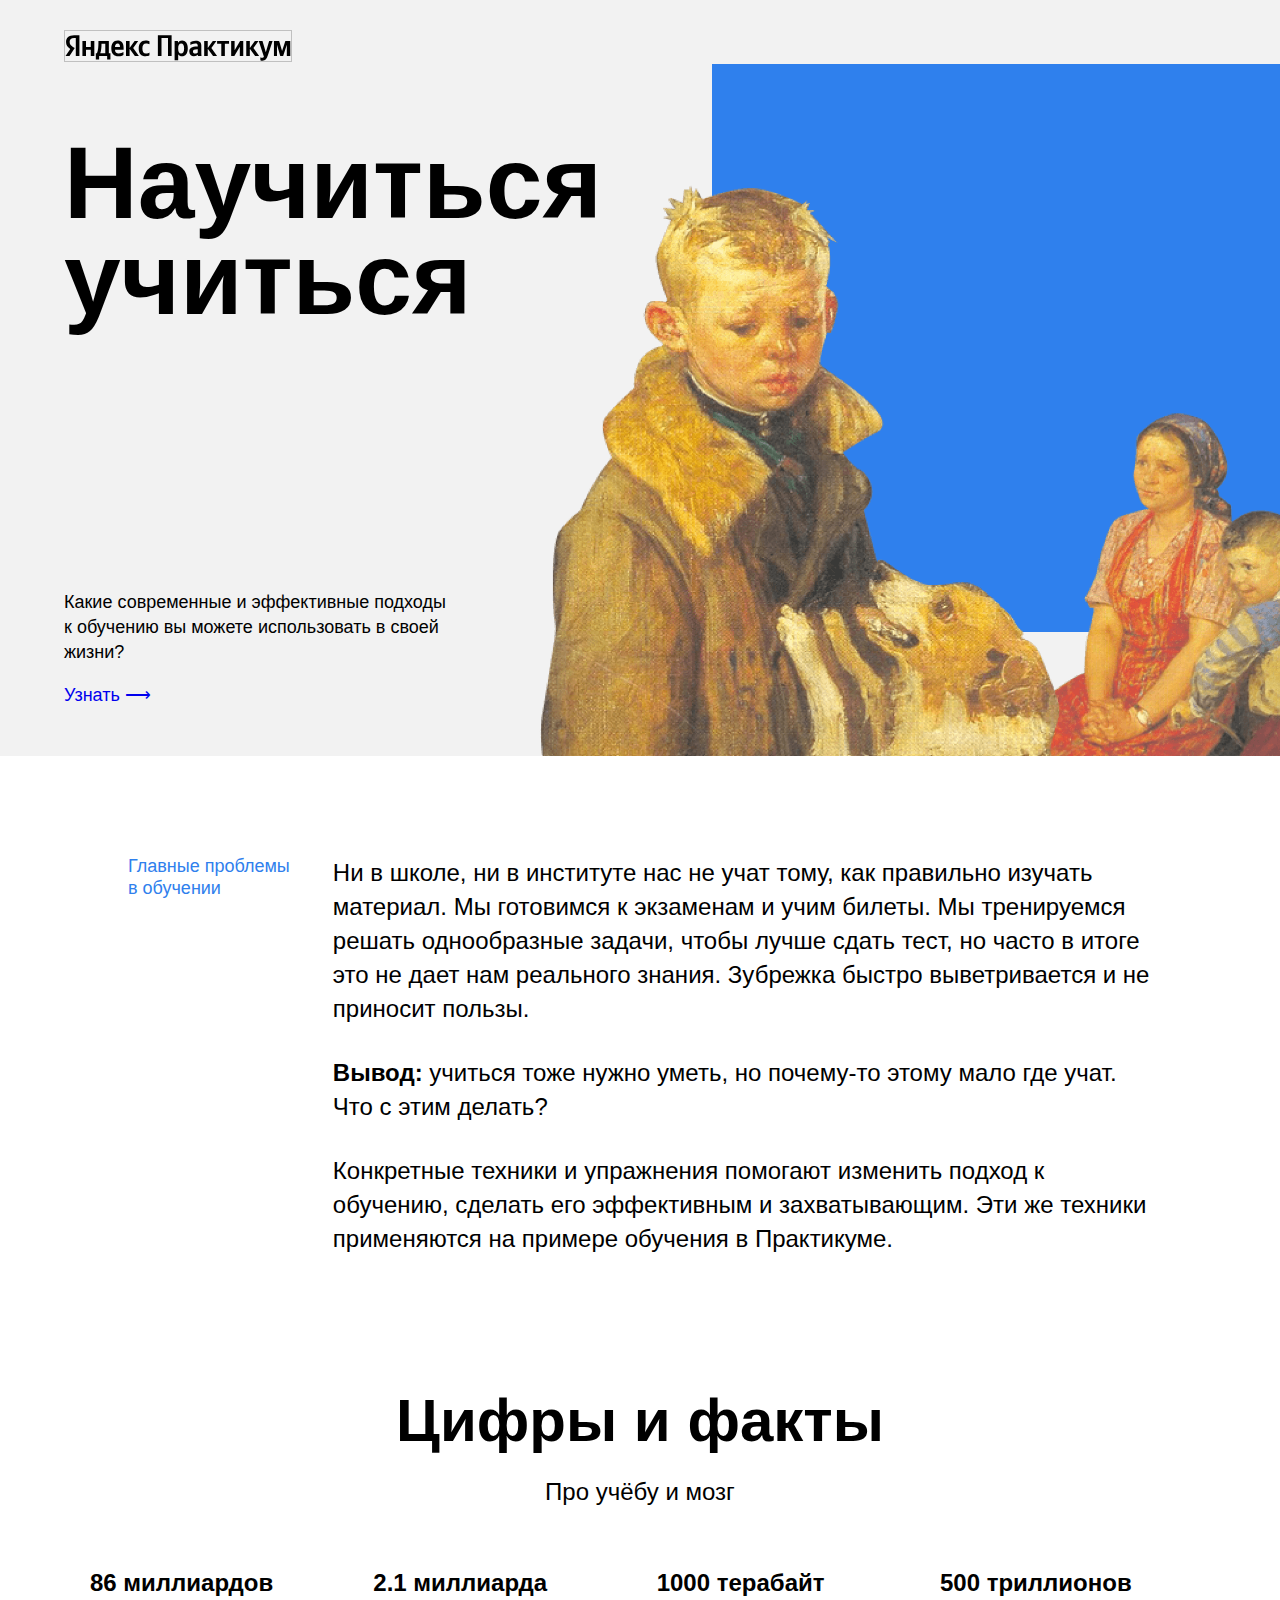
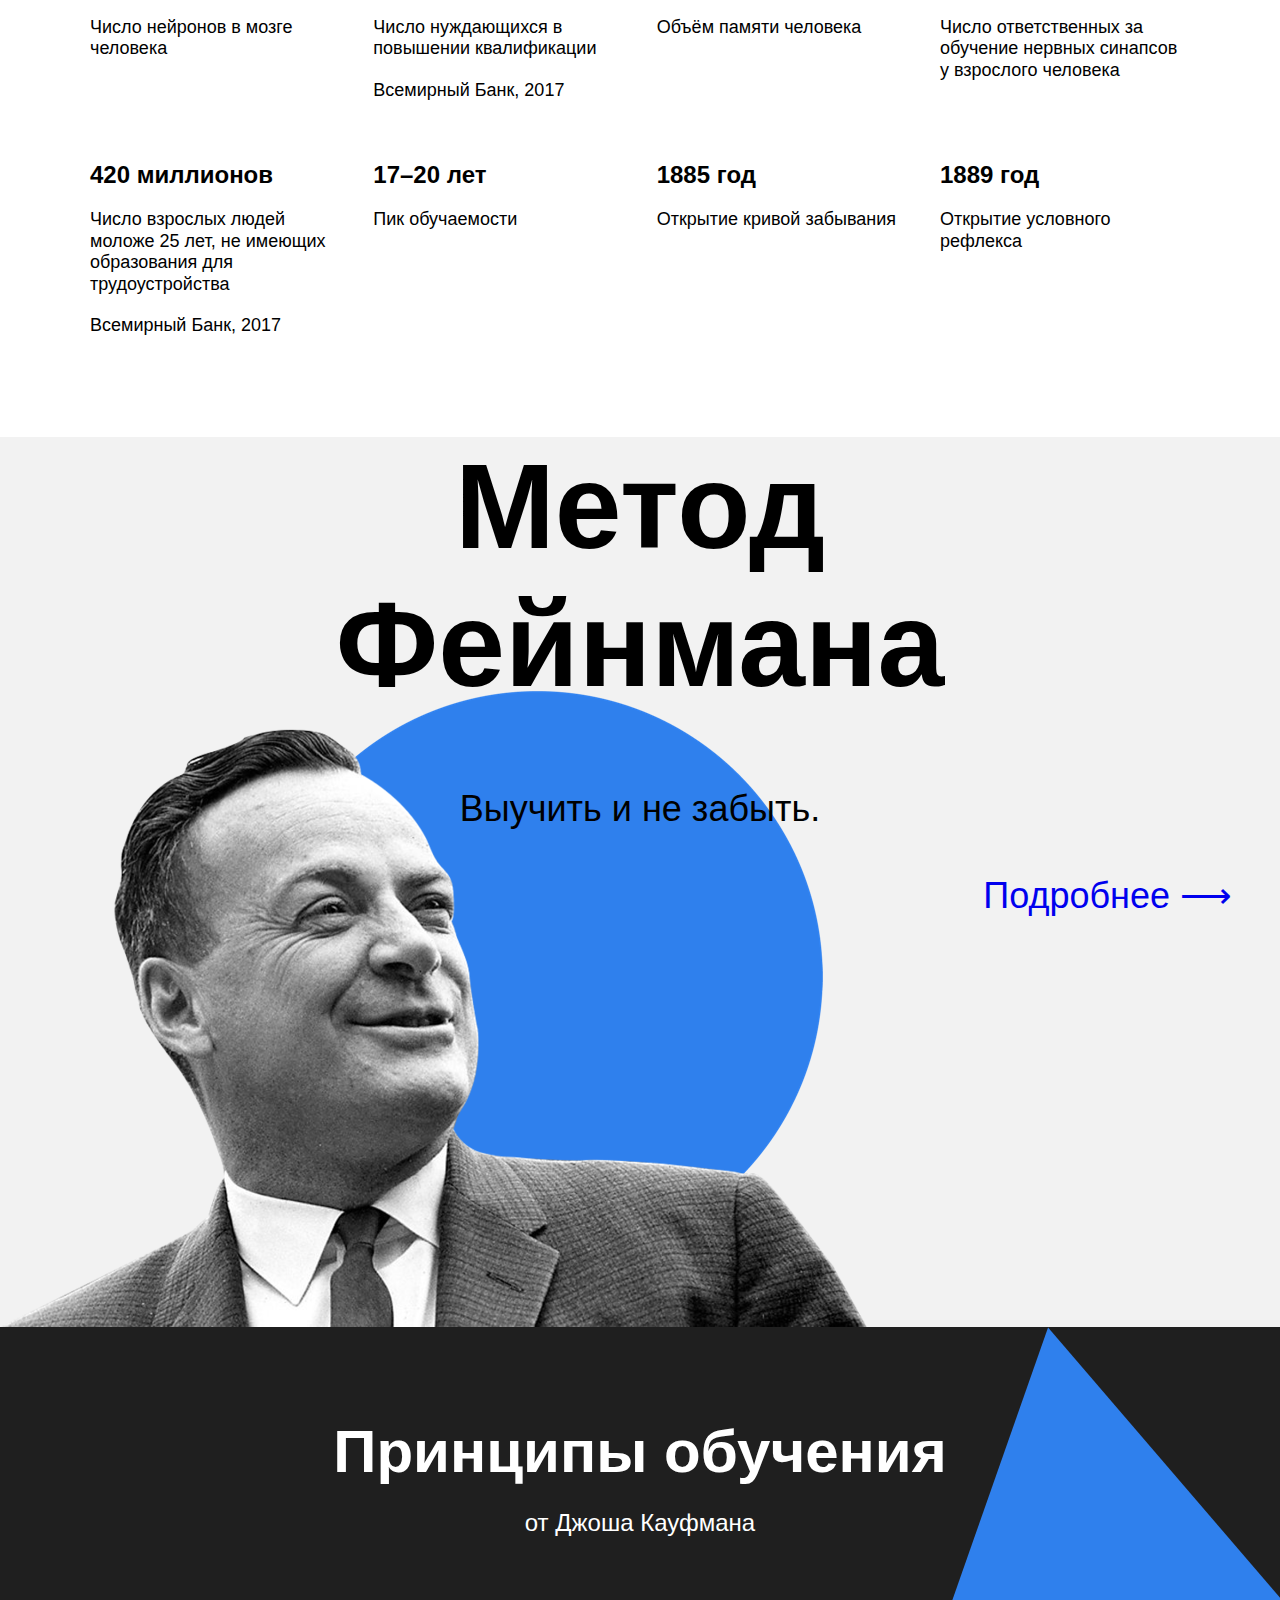
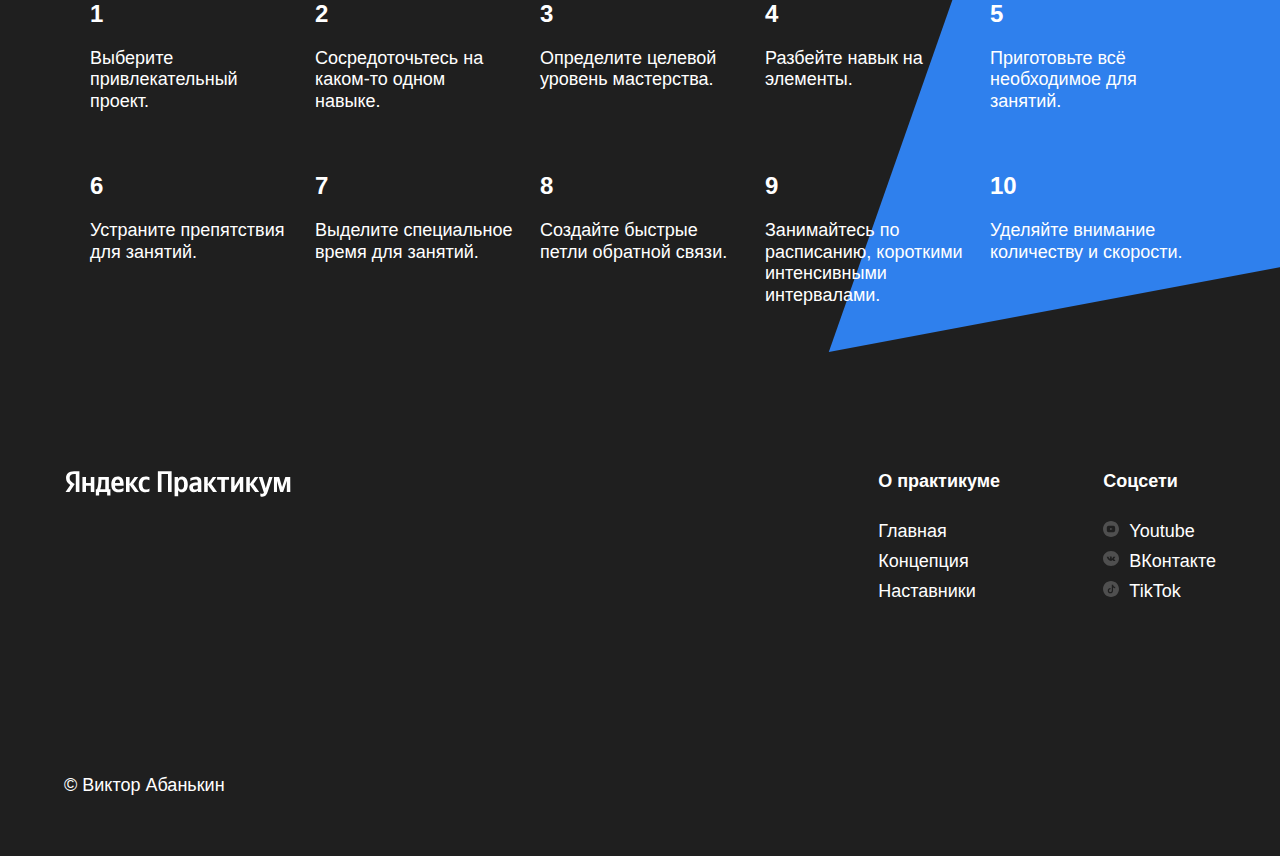
<file: how-to-learn-main/index.html>
<!DOCTYPE html>
<html lang="ru">
<head>
  <meta charset="UTF-8">
  <meta name="viewport" content="width=device-width, initial-scale=1.0">
  <link rel="stylesheet" href="./styles/normalize.css">
  <link rel="stylesheet" href="./styles/style.css">
  <title>Научиться учиться</title>
</head>
<body>
  <div class="page">
   <header class="header">
    <div><img class="logo_place_header"></div>
    <div><h1 class="header__title">Научиться учиться</h1></div>
    <div class="header__subtitle"><p>Какие современные и эффективные подходы к обучению вы можете использовать в своей жизни?</p><a style="text-decoration: none;" href="#"><p>Узнать ⟶</p></a></div>
   <div><img class="header__main-illustration" src="./images/header-image.png" alt="Здесь должна быть картина Опять двойка"></div>
   <div class="header__square-pic"></div>
  </header>
  <section class="description">
    <div class="two-columns">
<p class="two-columns__brief">Главные проблемы в обучении</p>
  <main class="two-columns__main-text">
    <p class="two-columns__paragraph">Ни в школе, ни в институте нас не учат тому, как правильно изучать материал. Мы готовимся к экзаменам и учим билеты. Мы тренируемся решать однообразные задачи, чтобы лучше сдать тест, но часто в итоге это не дает нам реального знания. Зубрежка быстро выветривается и не приносит пользы.</p>
    <p class="two-columns__paragraph"><span class="two-columns_span-accent">Вывод:</span> учиться тоже нужно уметь, но почему-то этому мало где учат. Что с этим делать?</p>
    <p class="two-columns__paragraph">Конкретные техники и упражнения помогают изменить подход к обучению, сделать его эффективным и захватывающим. Эти же техники применяются на примере обучения в Практикуме.</p>
  </main>
</div>
  </section>

  <section class="digits">
    <h2 class="section-title">Цифры и факты</h2>
    <h3 class="section-subtitle">Про учёбу и мозг</h3>
    <main class="table">
      <div class="table__cell">
        <h3 class="table__heading">86 миллиардов</h3>
        <p class="table__text">Число нейронов в мозге человека</p>
        </div>
        <div class="table__cell">
            <h3 class="table__heading">2.1 миллиарда</h3>
            <p class="table__text">Число нуждающихся в повышении квалификации</p>
            <p class="table__text">Всемирный Банк, 2017</p>
        </div>
        <div class="table__cell">
            <h3 class="table__heading">1000 терабайт</h3>
            <p class="table__text">Объём памяти человека</p>
        </div>
        <div class="table__cell">
            <h3 class="table__heading">500 триллионов</h3>
            <p class="table__text">Число ответственных за обучение нервных синапсов у взрослого человека</p>
        </div>
        <div class="table__cell">
            <h3 class="table__heading">420 миллионов</h3>
            <p class="table__text">Число взрослых людей моложе 25 лет, не имеющих образования для трудоустройства</p>
            <p class="table__text">Всемирный Банк, 2017</p>
        </div>
        <div class="table__cell">
            <h3 class="table__heading">17–20 лет</h3>
            <p class="table__text">Пик обучаемости</p>
        </div>
        <div class="table__cell">
            <h3 class="table__heading">1885 год</h3>
            <p class="table__text">Открытие кривой забывания</p>
        </div>
        <div class="table__cell">
            <h3 class="table__heading">1889 год</h3>
            <p class="table__text">Открытие условного рефлекса</p>
        </div>
    </main>
  </section>

  <section class="feynman">
    <h1 class="feynman-title">Метод Фейнмана</h1>
    <h3 class="feynman-subtitle">Выучить и не забыть.</h3>
    <a href="#"  style="text-decoration: none;"><p class="feynman-link">Подробнее ⟶</p></a>
  </section>

  <section class="kaufman">
    <h2 class="section-title section-title_theme_dark">Принципы обучения</h2>
    <h3 class="section-subtitle section-subtitle_theme_dark">от Джоша Кауфмана</h3>
    <main class="table table_theme_dark">
      <div class="table__cell table__cell_theme_dark">
        <h3 class="table__heading table__heading_theme_dark">1</h3>
        <p class="table__text table__text_theme_dark">Выберите привлекательный проект.</p>
        </div>
        <div class="table__cell table__cell_theme_dark">
            <h3 class="table__heading table__heading_theme_dark">2</h3>
            <p class="table__text table__text_theme_dark">Сосредоточьтесь на каком-то одном навыке.</p>
        </div>
        <div class="table__cell table__cell_theme_dark">
            <h3 class="table__heading table__heading_theme_dark">3</h3>
            <p class="table__text table__text_theme_dark">Определите целевой уровень мастерства.</p>
        </div>
        <div class="table__cell table__cell_theme_dark">
            <h3 class="table__heading table__heading_theme_dark">4</h3>
            <p class="table__text table__text_theme_dark">Разбейте навык на элементы.</p>
        </div>
        <div class="table__cell table__cell_theme_dark">
            <h3 class="table__heading table__heading_theme_dark">5</h3>
            <p class="table__text table__text_theme_dark">Приготовьте всё необходимое для занятий.</p>
        </div>
        <div class="table__cell table__cell_theme_dark">
            <h3 class="table__heading table__heading_theme_dark">6</h3>
            <p class="table__text table__text_theme_dark">Устраните препятствия для занятий.</p>
        </div>
        <div class="table__cell table__cell_theme_dark">
            <h3 class="table__heading table__heading_theme_dark">7</h3>
            <p class="table__text table__text_theme_dark">Выделите специальное время для занятий.</p>
        </div>
        <div class="table__cell table__cell_theme_dark">
            <h3 class="table__heading table__heading_theme_dark">8</h3>
            <p class="table__text table__text_theme_dark">Создайте быстрые петли обратной связи.</p>
        </div>
        <div class="table__cell table__cell_theme_dark">
          <h3 class="table__heading table__heading_theme_dark">9</h3>
          <p class="table__text table__text_theme_dark">Занимайтесь по расписанию, короткими интенсивными интервалами.</p>
        </div>
          <div class="table__cell table__cell_theme_dark">
          <h3 class="table__heading table__heading_theme_dark">10</h3>
          <p class="table__text table__text_theme_dark">Уделяйте внимание количеству и скорости.</p>
        </div>
        <div class="kaufman__triangle"></div>
    </main>
    
  </section>
    <footer class="footer">
      <div class="footer__columns">
        <div class="footer__column footer__column_content_copyright">
          <div class="logo logo_place_footer"></div>
          <p class="footer__author">&copy; Виктор Абанькин</p>
        </div>
        <div class="footer__column footer__column_content_info">
        <h2 class="footer__column-heading">О практикуме</h2>
        <nav class=" footer__column footer__column-links">
          <a clsss="footer__column-link" href="#">Главная</a>
          <a clsss="footer__column-link" href="#">Концепция</a>
          <a clsss="footer__column-link" href="#">Наставники</a>
        </nav>
      </div>
        <div class="footer__column footer__column_content_social">
        <h2 class="footer__column-heading">Соцсети</h2>
        <nav class="footer__column-links">
          <a clsss="footer__column-link" href="#"><img class="footer__social-icon" src="./images/youtube-icon.svg" alt="иконка Ютуб">Youtube</a>
          <a clsss="footer__column-link" href="#"><img class="footer__social-icon" src="./images/vk_color_white.svg" alt="иконка vk">ВКонтакте</a>
          <a clsss="footer__column-link" href="#"><img class="footer__social-icon" src="./images/tiktok-icon.svg" alt="иконка Тикток">TikTok</a>
        </nav>
      </div>
      </div>
  </footer>
</div>
</body>
</html>
</file>
<file: how-to-learn-main/styles/style.css>
.page {
  min-width: 1100px;
  /* мы ещё не умеем делать мобильную версию сайта, */
  /* поэтому выше установлена минимальная ширина страницы */
  max-width: 1600px;
  /* выше установили ограничение по максимальной ширине */
  margin: 0 auto;
  /* выше для экранов больше 1600px отцентрировали весь контент */
  font-family: 'Helvetica Neue', Arial, sans-serif;
}

.header {
  height: 100vh;
  min-height: 600px;
  max-height: 756px;
  background-color: #f2f2f2;
  background-size: contain;
  overflow: hidden;
  position: relative;
  z-index: -1;
  /* выше установили ограничения для секции */
}

.logo_place_header {
  background-image: url(../images/logo_place_header.svg);
  height: 32px;
  width: 228px;
  margin-left: 64px;
  margin-top: 30px;
  z-index: 11;
}

.header__title {
  display: flex;
  font-size: 102px;
  font-style: 600;
  line-height: 96px;
  margin-left: 64px;
  padding: 0;
  width: 730px;
  z-index: 11;
}

.header__subtitle {
  position: absolute;
  line-height: 25px;
  font-size: 18px;
  font-style: normal;
  width: 388px;
  left: 64px;
  bottom: 30px;
  z-index: 11;
}

.header__link {
  position: relative;
  bottom: 43px;
  left: 70px;
}

.header__main-illustration {
  position: absolute;
  bottom: 0;
  right: 0;
  height: 608px;
  width: 765px;
}

.header__square-pic {
  position: absolute;
  width: 568px;
  height: 568px;
  background-color: #2f80ed;
  top: 64px;
  right: 0;
  z-index: -11;
}

.description {
  display: flex;
  margin: 100px auto;
  width: 80%;
}

.two-columns {
  display: flex;
  width: 100%;
  justify-content: space-between;
  min-height: 200px;
}

.two-columns__brief {
  height: 100%;
  width: 175px;
  font-size: 18px;
  font-weight: normal;
  line-height: 1.2;
  color: #2f80ed;
  margin: 0;
  
}

.two-columns__main-text {
width: 80%;
display: flex;
flex-direction: column;
}

.two-columns__paragraph {
  line-height: 34px;
  font-size: 24px;
  font-weight: normal;
  margin: 0 0 30px 0;
  
}

.two-columns_span-accent {
  font-weight: bold;
  line-height: 34px;
  font-size: 24px;
  font-style: 600;
}

.digits {
 margin-top: 100px;
}

.section-title {
  width: 60%;
  margin: 0 auto;
  text-align: center;
  line-height: 1.15;
  font-size: 60px;
  font-weight: 600;
}

.section-subtitle {
  width: 60%;
  margin: 20px auto 0;
  text-align: center;
  line-height: 34px;
  font-size: 24px;
  font-weight: normal;
}

.table {
  display: flex;
  width: 1100px;
  margin: 0 auto 100px;
  justify-content: space-between;
  flex-wrap: wrap;
}

.table__cell {
  width: 250px;
  margin-top: 60px;
}

.table__text {
  line-height: 1.2;
  font-size: 18px;
  font-weight: normal;
  margin: 20px 0 0 0;
  
}

.table__heading {
  line-height: 1.15;
  font-size: 24px;
  font-weight: 600;
  margin: 0;
}

/* и элемента с модификатором вида ключ-значение */
.table__cell_theme_dark {
  width: 200px;
  color: white;
  align-self: baseline;
}

.feynman {
  height: 890px;
  margin: 100px 0 0 0;
  background-image: url(../images/feynman.png);
  background-position: left bottom;
  background-repeat: no-repeat;
  background-color: #f2f2f2;
}

.feynman__main-illustration {
  position:absolute;
  z-index: -1;
  left: 0;
  bottom: 0;
  width: 867px;
  height: 637px;
}

.feynman-title {
  line-height: 1.15;
  font-size: 120px;
  font-weight: 600;
  width: 648px;
  margin: auto;
  text-align: center;
}

.feynman-subtitle {
  line-height: 51px;
  font-size: 36px;
  font-weight: normal;
  text-align: center;
  margin-top: 70px;
}

.feynman-link {
  line-height: 51px;
  font-size: 36px;
  font-weight: normal;
  margin-right: 48px;
  text-align: right;
}

.kaufman {
  overflow: hidden;
  background-color: #1f1f1f;
  position: relative;
  z-index: -2;
}

.kaufman__triangle {
  position: absolute;
  background-image: url(../images/kaufman-triangle.svg);
  width: 877px;
  height: 877px;
  right: -210px;
  background-size: contain;
  top: 0;
  z-index: -1;
}

.section-title_theme_dark {
  margin-top: 90px;
  color: white;
}

.section-subtitle_theme_dark {
  color: white;
}

.footer {
  min-height: 350px;
  background-color: #1f1f1f;
  overflow: hidden;
}

.footer__columns {
  display: flex;
  height: 350px;
  width: 90%;
  margin: 60px auto 40px auto;
  color: white;
  justify-content: space-between;
}

.logo_place_footer {
  display: flexbox;
  background-image: url(../images/logo_place_footer.svg);
  height: 32px;
  width: 228px;
}

.footer__author {
  display: flex;
  margin: 18px 0;
  line-height: 25px;
  font-size: 18px;
  font-weight: normal;
  position: absolute;
  bottom: 0;
}

.footer__column_content_copyright {
  position: relative;
  flex-basis: 711px;
  flex-direction: column;
  justify-content: space-between;
}

.footer__column_content_info {
  display: flex;
  flex-direction: column;
}

.footer__column-link {
  display: flex;
}

.footer__column-links a {
  display: flex;
  line-height: 30px;
  font-size: 18px;
  font-weight: normal;
  color: white;
  align-items: baseline;
  text-decoration: none;
}

.footer__column-heading {
  line-height: 30px;
  font-size: 18px;
  font-weight: 600;
  margin: 0 0 20px 0;
}

.footer__social-icon {
  display: flex;
  height: 16px;
  width: 16px;
  margin-right: 10px;
}
</file>
